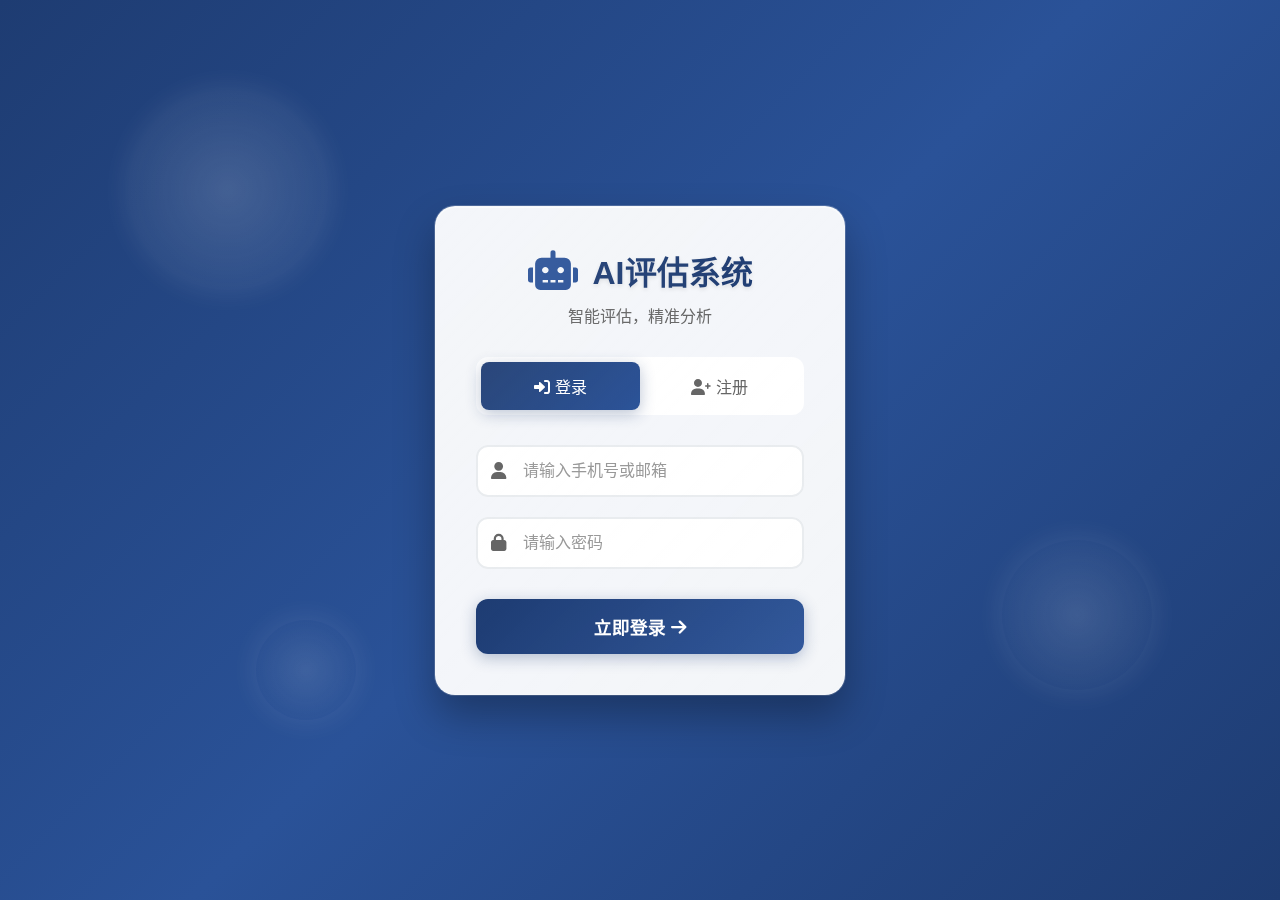
<file: index.html>
<!DOCTYPE html>
<html lang="zh-CN">
<head>
    <meta charset="UTF-8">
    <meta name="viewport" content="width=device-width, initial-scale=1.0">
    <title>AI评估系统 - 用户注册/登录</title>
    <link rel="stylesheet" href="styles.css">
    <link href="https://cdnjs.cloudflare.com/ajax/libs/font-awesome/6.0.0/css/all.min.css" rel="stylesheet">
</head>
<body>
    <div class="container">
        <div class="background-animation">
            <div class="circle circle-1"></div>
            <div class="circle circle-2"></div>
            <div class="circle circle-3"></div>
        </div>
        
        <div class="auth-card">
            <div class="card-header">
                <div class="logo">
                    <i class="fas fa-robot"></i>
                    <h1>AI评估系统</h1>
                </div>
                <p class="subtitle">智能评估，精准分析</p>
            </div>
            
            <!-- 登录/注册切换 -->
            <div class="auth-tabs">
                <button class="auth-tab-btn active" data-tab="login">
                    <i class="fas fa-sign-in-alt"></i>
                    登录
                </button>
                <button class="auth-tab-btn" data-tab="register">
                    <i class="fas fa-user-plus"></i>
                    注册
                </button>
            </div>
            
            <!-- 登录表单 -->
            <form id="loginForm" class="auth-form active">
                <div class="input-group">
                    <div class="input-wrapper">
                        <i class="fas fa-user"></i>
                        <input type="text" id="loginUsername" placeholder="请输入手机号或邮箱" required>
                    </div>
                </div>
                <div class="input-group">
                    <div class="input-wrapper">
                        <i class="fas fa-lock"></i>
                        <input type="password" id="loginPassword" placeholder="请输入密码" required>
                    </div>
                </div>
                <div class="form-footer">
                    <button type="submit" class="auth-btn">
                        <span>立即登录</span>
                        <i class="fas fa-arrow-right"></i>
                    </button>
                </div>
            </form>
            
            <!-- 注册表单 -->
            <form id="registerForm" class="auth-form">
                <div class="register-tabs">
                    <button type="button" class="tab-btn active" data-tab="phone">
                        <i class="fas fa-mobile-alt"></i>
                        手机号注册
                    </button>
                    <button type="button" class="tab-btn" data-tab="wechat">
                        <i class="fab fa-weixin"></i>
                        微信注册
                    </button>
                    <button type="button" class="tab-btn" data-tab="email">
                        <i class="fas fa-envelope"></i>
                        邮箱注册
                    </button>
                </div>
                
                <!-- 手机号注册 -->
                <div class="tab-content active" id="phone-tab">
                    <div class="input-group">
                        <div class="input-wrapper">
                            <i class="fas fa-mobile-alt"></i>
                            <input type="tel" id="phone" placeholder="请输入手机号" required>
                        </div>
                    </div>
                    <div class="input-group">
                        <div class="input-wrapper">
                            <i class="fas fa-shield-alt"></i>
                            <input type="text" id="phone-code" placeholder="请输入验证码" required>
                            <button type="button" class="send-code-btn" id="sendPhoneCode">发送验证码</button>
                        </div>
                    </div>
                    <div class="input-group">
                        <div class="input-wrapper">
                            <i class="fas fa-lock"></i>
                            <input type="password" id="phone-password" placeholder="请设置密码" required>
                        </div>
                    </div>
                </div>
                
                <!-- 微信注册 -->
                <div class="tab-content" id="wechat-tab">
                    <div class="wechat-qr">
                        <div class="qr-code">
                            <i class="fab fa-weixin"></i>
                        </div>
                        <p>请使用微信扫描二维码注册</p>
                        <button type="button" class="wechat-btn">
                            <i class="fab fa-weixin"></i>
                            微信登录
                        </button>
                    </div>
                </div>
                
                <!-- 邮箱注册 -->
                <div class="tab-content" id="email-tab">
                    <div class="input-group">
                        <div class="input-wrapper">
                            <i class="fas fa-envelope"></i>
                            <input type="email" id="email" placeholder="请输入邮箱地址" required>
                        </div>
                    </div>
                    <div class="input-group">
                        <div class="input-wrapper">
                            <i class="fas fa-shield-alt"></i>
                            <input type="text" id="email-code" placeholder="请输入验证码" required>
                            <button type="button" class="send-code-btn" id="sendEmailCode">发送验证码</button>
                        </div>
                    </div>
                    <div class="input-group">
                        <div class="input-wrapper">
                            <i class="fas fa-lock"></i>
                            <input type="password" id="email-password" placeholder="请设置密码" required>
                        </div>
                    </div>
                </div>
                
                <div class="form-footer">
                    <label class="checkbox-wrapper">
                        <input type="checkbox" id="agree" required>
                        <span class="checkmark"></span>
                        我已阅读并同意 <a href="terms.html?from=register" target="_blank">用户协议</a> 和 <a href="privacy.html?from=register" target="_blank">隐私政策</a>
                    </label>
                    
                    <button type="submit" class="auth-btn">
                        <span>立即注册</span>
                        <i class="fas fa-arrow-right"></i>
                    </button>
                </div>
            </form>
        </div>
    </div>
    
    <script src="script.js"></script>
</body>
</html>
</file>
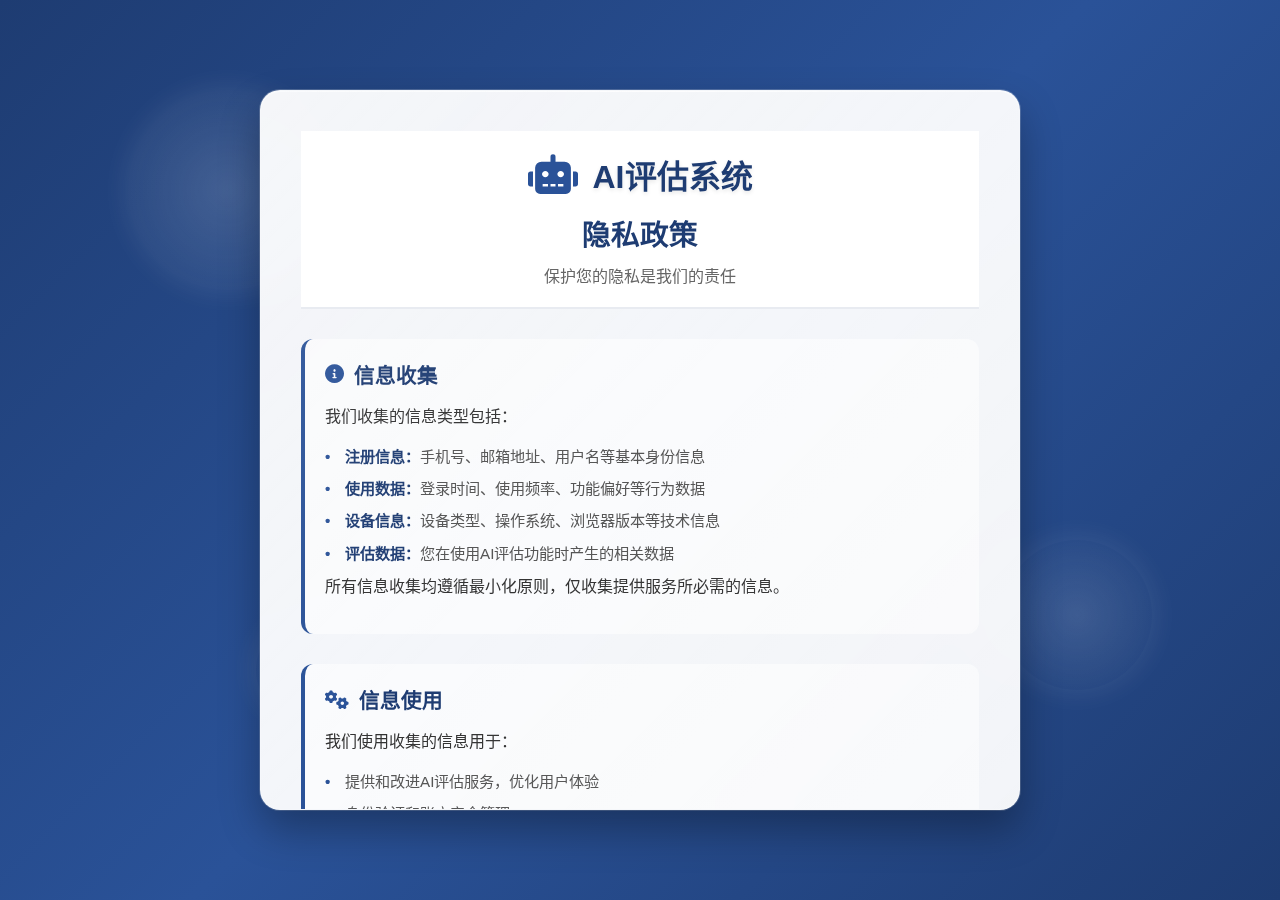
<file: privacy.html>
<!DOCTYPE html>
<html lang="zh-CN">
<head>
    <meta charset="UTF-8">
    <meta name="viewport" content="width=device-width, initial-scale=1.0">
    <title>AI评估系统 - 隐私政策</title>
    <link rel="stylesheet" href="terms-styles.css">
    <link href="https://cdnjs.cloudflare.com/ajax/libs/font-awesome/6.0.0/css/all.min.css" rel="stylesheet">
</head>
<body>
    <div class="container">
        <div class="background-animation">
            <div class="circle circle-1"></div>
            <div class="circle circle-2"></div>
            <div class="circle circle-3"></div>
        </div>
        
        <div class="terms-card">
            <div class="card-header">
                <div class="logo">
                    <i class="fas fa-robot"></i>
                    <h1>AI评估系统</h1>
                </div>
                <h2>隐私政策</h2>
                <p class="subtitle">保护您的隐私是我们的责任</p>
            </div>
            
            <div class="terms-content">
                <div class="section">
                    <h3><i class="fas fa-info-circle"></i> 信息收集</h3>
                    <p>我们收集的信息类型包括：</p>
                    <ul>
                        <li><strong>注册信息：</strong>手机号、邮箱地址、用户名等基本身份信息</li>
                        <li><strong>使用数据：</strong>登录时间、使用频率、功能偏好等行为数据</li>
                        <li><strong>设备信息：</strong>设备类型、操作系统、浏览器版本等技术信息</li>
                        <li><strong>评估数据：</strong>您在使用AI评估功能时产生的相关数据</li>
                    </ul>
                    <p>所有信息收集均遵循最小化原则，仅收集提供服务所必需的信息。</p>
                </div>

                <div class="section">
                    <h3><i class="fas fa-cogs"></i> 信息使用</h3>
                    <p>我们使用收集的信息用于：</p>
                    <ul>
                        <li>提供和改进AI评估服务，优化用户体验</li>
                        <li>身份验证和账户安全管理</li>
                        <li>个性化推荐和智能分析</li>
                        <li>系统维护和技术支持</li>
                        <li>法律合规和安全防护</li>
                    </ul>
                    <p>我们承诺不会将您的个人信息用于其他商业用途。</p>
                </div>

                <div class="section">
                    <h3><i class="fas fa-shield-alt"></i> 信息保护</h3>
                    <p>我们采用多重安全措施保护您的信息：</p>
                    <ul>
                        <li><strong>加密存储：</strong>所有敏感数据均采用AES-256加密存储</li>
                        <li><strong>传输安全：</strong>使用HTTPS协议确保数据传输安全</li>
                        <li><strong>访问控制：</strong>严格的权限管理和身份验证机制</li>
                        <li><strong>安全审计：</strong>定期进行安全评估和漏洞扫描</li>
                        <li><strong>数据备份：</strong>多重备份确保数据完整性和可用性</li>
                    </ul>
                </div>

                <div class="section">
                    <h3><i class="fas fa-share-alt"></i> 信息共享</h3>
                    <p>我们不会出售、出租或交易您的个人信息。仅在以下情况下可能共享信息：</p>
                    <ul>
                        <li>获得您的明确同意</li>
                        <li>法律法规要求或政府部门要求</li>
                        <li>保护用户权益、系统安全或公共安全</li>
                        <li>与可信赖的服务提供商合作（如云存储、支付处理等）</li>
                    </ul>
                </div>

                <div class="section">
                    <h3><i class="fas fa-user-edit"></i> 用户权益</h3>
                    <p>您对个人信息享有以下权利：</p>
                    <ul>
                        <li><strong>查询权：</strong>了解我们收集和使用您个人信息的情况</li>
                        <li><strong>更正权：</strong>要求更正不准确或不完整的个人信息</li>
                        <li><strong>删除权：</strong>在特定条件下要求删除个人信息</li>
                        <li><strong>撤回权：</strong>撤回之前给予的同意</li>
                        <li><strong>投诉权：</strong>向相关监管部门投诉</li>
                    </ul>
                </div>

                <div class="section">
                    <h3><i class="fas fa-cookie-bite"></i> Cookie使用</h3>
                    <p>我们使用Cookie和类似技术来：</p>
                    <ul>
                        <li>记住您的登录状态和偏好设置</li>
                        <li>分析网站使用情况，优化用户体验</li>
                        <li>提供个性化内容和推荐</li>
                        <li>确保系统安全和防止欺诈</li>
                    </ul>
                    <p>您可以通过浏览器设置管理Cookie偏好。</p>
                </div>

                <div class="section">
                    <h3><i class="fas fa-globe"></i> 跨境传输</h3>
                    <p>如果您的信息需要跨境传输，我们将：</p>
                    <ul>
                        <li>确保传输符合相关法律法规要求</li>
                        <li>采用适当的安全措施保护信息</li>
                        <li>与接收方签订数据处理协议</li>
                        <li>定期评估传输风险和安全措施</li>
                    </ul>
                </div>

                <div class="section">
                    <h3><i class="fas fa-calendar-alt"></i> 政策更新</h3>
                    <p>我们可能会不时更新本隐私政策。更新时我们将：</p>
                    <ul>
                        <li>在网站显著位置发布更新通知</li>
                        <li>通过邮件或短信通知重要变更</li>
                        <li>在用户登录时提示查看新政策</li>
                        <li>保留历史版本供用户查阅</li>
                    </ul>
                </div>

                <div class="footer-note">
                    <p><i class="fas fa-heart"></i> AI评估系统致力于为您提供安全、可靠的智能服务体验！如有疑问，请联系我们。</p>
                </div>
            </div>

            <div class="card-footer">
                <button class="back-btn" onclick="goBack()">
                    <i class="fas fa-arrow-left"></i>
                    返回注册页面
                </button>
            </div>
        </div>
    </div>

    <script>
        function goBack() {
            // 检查是否来自注册页面
            const urlParams = new URLSearchParams(window.location.search);
            const fromRegister = urlParams.get('from') === 'register';
            
            if (fromRegister || (document.referrer && document.referrer.includes('index.html'))) {
                // 跳转到注册页面并激活注册标签页
                window.location.href = 'index.html?tab=register';
            } else {
                // 直接访问的，跳转到注册页面
                window.location.href = 'index.html?tab=register';
            }
        }
    </script>
</body>
</html>
</file>
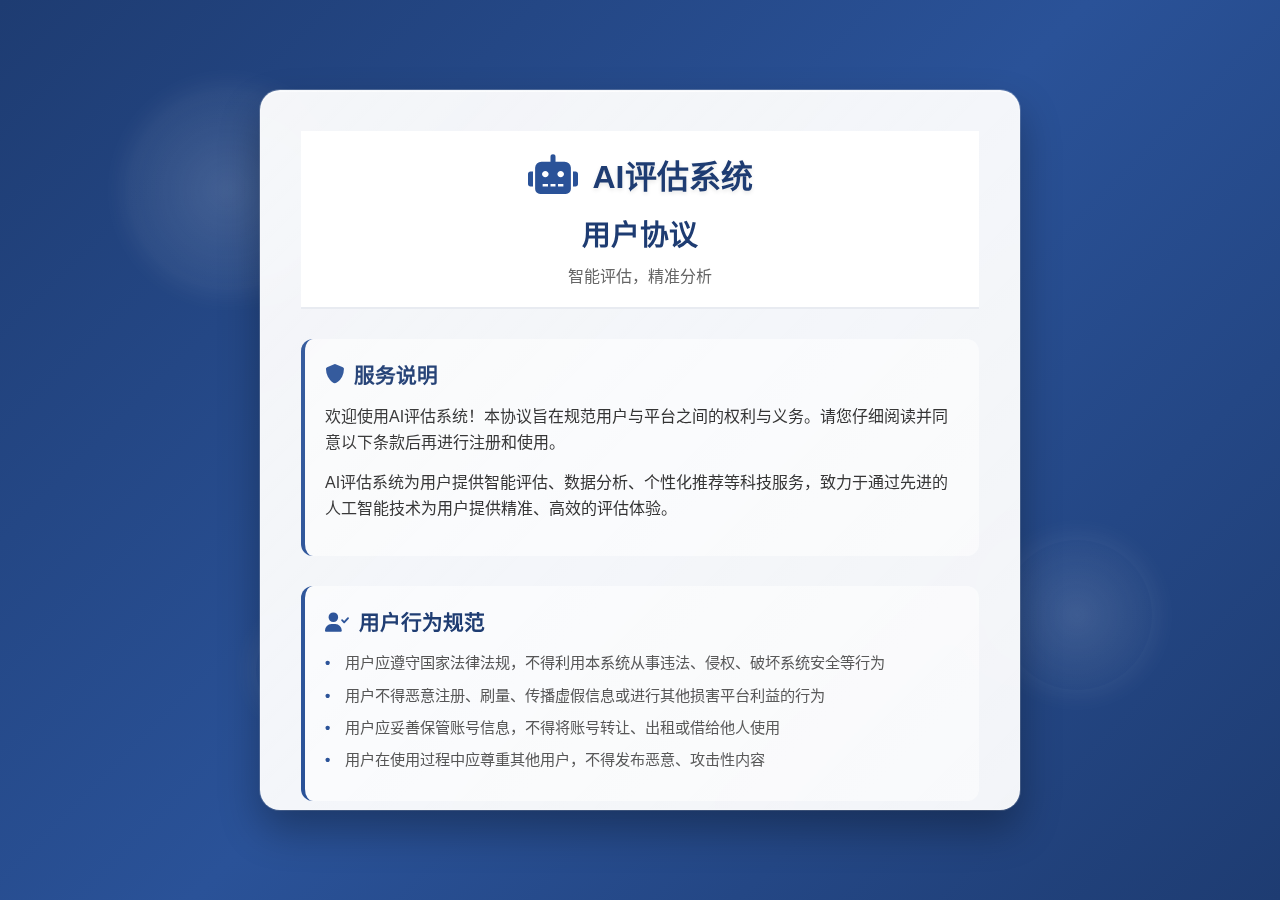
<file: terms.html>
<!DOCTYPE html>
<html lang="zh-CN">
<head>
    <meta charset="UTF-8">
    <meta name="viewport" content="width=device-width, initial-scale=1.0">
    <title>AI评估系统 - 用户协议</title>
    <link rel="stylesheet" href="terms-styles.css">
    <link href="https://cdnjs.cloudflare.com/ajax/libs/font-awesome/6.0.0/css/all.min.css" rel="stylesheet">
</head>
<body>
    <div class="container">
        <div class="background-animation">
            <div class="circle circle-1"></div>
            <div class="circle circle-2"></div>
            <div class="circle circle-3"></div>
        </div>
        
        <div class="terms-card">
            <div class="card-header">
                <div class="logo">
                    <i class="fas fa-robot"></i>
                    <h1>AI评估系统</h1>
                </div>
                <h2>用户协议</h2>
                <p class="subtitle">智能评估，精准分析</p>
            </div>
            
            <div class="terms-content">
                <div class="section">
                    <h3><i class="fas fa-shield-alt"></i> 服务说明</h3>
                    <p>欢迎使用AI评估系统！本协议旨在规范用户与平台之间的权利与义务。请您仔细阅读并同意以下条款后再进行注册和使用。</p>
                    <p>AI评估系统为用户提供智能评估、数据分析、个性化推荐等科技服务，致力于通过先进的人工智能技术为用户提供精准、高效的评估体验。</p>
                </div>

                <div class="section">
                    <h3><i class="fas fa-user-check"></i> 用户行为规范</h3>
                    <ul>
                        <li>用户应遵守国家法律法规，不得利用本系统从事违法、侵权、破坏系统安全等行为</li>
                        <li>用户不得恶意注册、刷量、传播虚假信息或进行其他损害平台利益的行为</li>
                        <li>用户应妥善保管账号信息，不得将账号转让、出租或借给他人使用</li>
                        <li>用户在使用过程中应尊重其他用户，不得发布恶意、攻击性内容</li>
                    </ul>
                </div>

                <div class="section">
                    <h3><i class="fas fa-lock"></i> 数据与隐私保护</h3>
                    <p>我们高度重视用户隐私保护，承诺：</p>
                    <ul>
                        <li>用户数据将采用多重加密技术存储，确保数据安全</li>
                        <li>平台承诺不泄露用户隐私，不向第三方出售用户信息</li>
                        <li>用户有权随时查询、更正或删除自己的个人信息</li>
                        <li>我们采用行业领先的安全措施，定期进行安全审计</li>
                    </ul>
                </div>

                <div class="section">
                    <h3><i class="fas fa-exclamation-triangle"></i> 免责声明</h3>
                    <p>平台对因以下原因造成的损失不承担责任：</p>
                    <ul>
                        <li>不可抗力因素导致的系统故障或数据丢失</li>
                        <li>用户自身操作不当或设备问题</li>
                        <li>第三方服务提供商的技术问题</li>
                        <li>网络环境异常或安全攻击</li>
                    </ul>
                </div>

                <div class="section">
                    <h3><i class="fas fa-edit"></i> 协议变更</h3>
                    <p>平台有权根据业务发展需要随时调整本协议内容。协议变更时，我们将通过以下方式通知用户：</p>
                    <ul>
                        <li>在平台显著位置发布公告</li>
                        <li>通过用户注册的邮箱或手机号发送通知</li>
                        <li>在用户登录时弹出提示</li>
                    </ul>
                    <p>用户继续使用服务即表示同意接受修改后的协议条款。</p>
                </div>

                <div class="footer-note">
                    <p><i class="fas fa-info-circle"></i> 感谢您的信任与支持！AI评估系统致力于为您提供安全、可靠的智能服务体验。</p>
                </div>
            </div>

            <div class="card-footer">
                <button class="back-btn" onclick="goBack()">
                    <i class="fas fa-arrow-left"></i>
                    返回注册页面
                </button>
            </div>
        </div>
    </div>

    <script>
        function goBack() {
            // 检查是否来自注册页面
            const urlParams = new URLSearchParams(window.location.search);
            const fromRegister = urlParams.get('from') === 'register';
            
            if (fromRegister || (document.referrer && document.referrer.includes('index.html'))) {
                // 跳转到注册页面并激活注册标签页
                window.location.href = 'index.html?tab=register';
            } else {
                // 直接访问的，跳转到注册页面
                window.location.href = 'index.html?tab=register';
            }
        }
    </script>
</body>
</html>
</file>
<file: styles.css>
* {
    margin: 0;
    padding: 0;
    box-sizing: border-box;
}

body {
    font-family: 'Segoe UI', Tahoma, Geneva, Verdana, sans-serif;
    background: linear-gradient(135deg, #1e3c72 0%, #2a5298 50%, #1e3c72 100%);
    min-height: 100vh;
    display: flex;
    align-items: center;
    justify-content: center;
    position: relative;
    overflow: hidden;
}

.container {
    width: 100%;
    max-width: 450px;
    padding: 20px;
    position: relative;
    z-index: 10;
}

/* 背景动画 */
.background-animation {
    position: fixed;
    top: 0;
    left: 0;
    width: 100%;
    height: 100%;
    z-index: 1;
}

.circle {
    position: absolute;
    border-radius: 50%;
    background: rgba(255, 255, 255, 0.08);
    animation: float 6s ease-in-out infinite;
    z-index: 1;
    box-shadow: 0 0 30px rgba(255, 255, 255, 0.1);
}

.circle-1 {
    width: 200px;
    height: 200px;
    top: 10%;
    left: 10%;
    animation-delay: 0s;
    background: radial-gradient(circle, rgba(255, 255, 255, 0.15) 0%, rgba(255, 255, 255, 0.05) 70%);
}

.circle-2 {
    width: 150px;
    height: 150px;
    top: 60%;
    right: 10%;
    animation-delay: 2s;
    background: radial-gradient(circle, rgba(255, 255, 255, 0.12) 0%, rgba(255, 255, 255, 0.03) 70%);
}

.circle-3 {
    width: 100px;
    height: 100px;
    bottom: 20%;
    left: 20%;
    animation-delay: 4s;
    background: radial-gradient(circle, rgba(255, 255, 255, 0.1) 0%, rgba(255, 255, 255, 0.02) 70%);
}

@keyframes float {
    0%, 100% {
        transform: translateY(0px) rotate(0deg) scale(1);
        opacity: 0.8;
    }
    50% {
        transform: translateY(-20px) rotate(180deg) scale(1.1);
        opacity: 1;
    }
}

/* 认证卡片 */
.auth-card {
    background: rgba(255, 255, 255, 0.95);
    backdrop-filter: blur(20px);
    border-radius: 20px;
    padding: 40px;
    box-shadow: 
        0 20px 40px rgba(0, 0, 0, 0.3),
        0 0 0 1px rgba(255, 255, 255, 0.2),
        inset 0 1px 0 rgba(255, 255, 255, 0.6);
    border: 1px solid rgba(255, 255, 255, 0.2);
    position: relative;
    overflow: hidden;
    z-index: 10;
    transform: translateZ(0);
}

.auth-card::before {
    content: '';
    position: absolute;
    top: 0;
    left: 0;
    right: 0;
    height: 1px;
    background: linear-gradient(90deg, transparent, rgba(255, 255, 255, 0.6), transparent);
}

.auth-card::after {
    content: '';
    position: absolute;
    top: 0;
    left: 0;
    right: 0;
    bottom: 0;
    background: linear-gradient(135deg, rgba(255, 255, 255, 0.1) 0%, transparent 50%, rgba(255, 255, 255, 0.05) 100%);
    pointer-events: none;
}

.card-header {
    text-align: center;
    margin-bottom: 30px;
}

.logo {
    display: flex;
    align-items: center;
    justify-content: center;
    margin-bottom: 10px;
}

.logo i {
    font-size: 2.5rem;
    color: #2a5298;
    margin-right: 15px;
    animation: pulse 2s ease-in-out infinite;
}

@keyframes pulse {
    0%, 100% {
        transform: scale(1);
    }
    50% {
        transform: scale(1.1);
    }
}

.logo h1 {
    font-size: 2rem;
    font-weight: 700;
    color: #1e3c72;
    text-shadow: 0 2px 4px rgba(0, 0, 0, 0.1);
}

.subtitle {
    color: #666;
    font-size: 1rem;
    font-weight: 300;
}

/* 登录/注册切换 */
.auth-tabs {
    display: flex;
    background: rgba(255, 255, 255, 0.1);
    border-radius: 12px;
    padding: 4px;
    margin-bottom: 30px;
    backdrop-filter: blur(10px);
    border: 1px solid rgba(255, 255, 255, 0.2);
}

.auth-tab-btn {
    flex: 1;
    padding: 12px 20px;
    border: none;
    background: transparent;
    color: #666;
    font-size: 1rem;
    font-weight: 500;
    border-radius: 8px;
    cursor: pointer;
    transition: all 0.3s ease;
    position: relative;
    overflow: hidden;
}

.auth-tab-btn::before {
    content: '';
    position: absolute;
    top: 0;
    left: 0;
    right: 0;
    bottom: 0;
    background: linear-gradient(135deg, #1e3c72 0%, #2a5298 100%);
    opacity: 0;
    transition: opacity 0.3s ease;
    border-radius: 8px;
}

.auth-tab-btn:hover::before {
    opacity: 0.1;
}

.auth-tab-btn.active {
    background: linear-gradient(135deg, #1e3c72 0%, #2a5298 100%);
    color: white;
    box-shadow: 0 4px 15px rgba(30, 60, 114, 0.3);
}

.auth-tab-btn:hover:not(.active) {
    color: #1e3c72;
}

/* 表单样式 */
.auth-form {
    display: none;
}

.auth-form.active {
    display: block;
}

/* 注册标签页 */
.register-tabs {
    display: flex;
    background: rgba(255, 255, 255, 0.1);
    border-radius: 12px;
    padding: 4px;
    margin-bottom: 25px;
    backdrop-filter: blur(10px);
    border: 1px solid rgba(255, 255, 255, 0.2);
}

.tab-btn {
    flex: 1;
    padding: 10px 15px;
    border: none;
    background: transparent;
    color: #666;
    font-size: 0.9rem;
    font-weight: 500;
    border-radius: 8px;
    cursor: pointer;
    transition: all 0.3s ease;
    position: relative;
    overflow: hidden;
}

.tab-btn::before {
    content: '';
    position: absolute;
    top: 0;
    left: 0;
    right: 0;
    bottom: 0;
    background: linear-gradient(135deg, #1e3c72 0%, #2a5298 100%);
    opacity: 0;
    transition: opacity 0.3s ease;
    border-radius: 8px;
}

.tab-btn:hover::before {
    opacity: 0.1;
}

.tab-btn.active {
    background: linear-gradient(135deg, #1e3c72 0%, #2a5298 100%);
    color: white;
    box-shadow: 0 4px 15px rgba(30, 60, 114, 0.3);
}

.tab-btn:hover:not(.active) {
    color: #1e3c72;
}

.tab-content {
    display: none;
}

.tab-content.active {
    display: block;
}

/* 输入框组 */
.input-group {
    margin-bottom: 20px;
}

.input-wrapper {
    position: relative;
    display: flex;
    align-items: center;
}

.input-wrapper i {
    position: absolute;
    left: 15px;
    color: #666;
    font-size: 1.1rem;
    z-index: 2;
}

.input-wrapper input {
    width: 100%;
    padding: 15px 15px 15px 45px;
    border: 2px solid #e9ecef;
    border-radius: 12px;
    font-size: 1rem;
    background: rgba(255, 255, 255, 0.9);
    transition: all 0.3s ease;
    backdrop-filter: blur(10px);
}

.input-wrapper input:focus {
    outline: none;
    border-color: #2a5298;
    box-shadow: 0 0 0 3px rgba(42, 82, 152, 0.1);
    background: rgba(255, 255, 255, 1);
}

.input-wrapper input::placeholder {
    color: #999;
}

/* 发送验证码按钮 */
.send-code-btn {
    position: absolute;
    right: 5px;
    top: 50%;
    transform: translateY(-50%);
    padding: 8px 15px;
    background: linear-gradient(135deg, #1e3c72 0%, #2a5298 100%);
    color: white;
    border: none;
    border-radius: 8px;
    font-size: 0.85rem;
    cursor: pointer;
    transition: all 0.3s ease;
}

.send-code-btn:hover {
    transform: translateY(-50%) scale(1.05);
    box-shadow: 0 4px 15px rgba(30, 60, 114, 0.3);
}

.send-code-btn:disabled {
    background: #ccc;
    cursor: not-allowed;
    transform: translateY(-50%) scale(1);
    box-shadow: none;
}

/* 微信注册 */
.wechat-qr {
    text-align: center;
    padding: 30px 20px;
}

.qr-code {
    width: 120px;
    height: 120px;
    margin: 0 auto 20px;
    background: linear-gradient(135deg, #1e3c72 0%, #2a5298 100%);
    border-radius: 15px;
    display: flex;
    align-items: center;
    justify-content: center;
    box-shadow: 0 8px 25px rgba(30, 60, 114, 0.3);
}

.qr-code i {
    font-size: 3rem;
    color: white;
}

.wechat-qr p {
    color: #666;
    margin-bottom: 20px;
}

.wechat-btn {
    padding: 12px 30px;
    background: linear-gradient(135deg, #1e3c72 0%, #2a5298 100%);
    color: white;
    border: none;
    border-radius: 12px;
    font-size: 1rem;
    cursor: pointer;
    transition: all 0.3s ease;
    box-shadow: 0 4px 15px rgba(30, 60, 114, 0.3);
}

.wechat-btn:hover {
    transform: translateY(-2px);
    box-shadow: 0 8px 25px rgba(30, 60, 114, 0.4);
}

/* 表单底部 */
.form-footer {
    margin-top: 30px;
}

.checkbox-wrapper {
    display: flex;
    align-items: center;
    margin-bottom: 20px;
    cursor: pointer;
    font-size: 0.9rem;
    color: #666;
}

.checkbox-wrapper input[type="checkbox"] {
    display: none;
}

.checkmark {
    width: 20px;
    height: 20px;
    border: 2px solid #e9ecef;
    border-radius: 4px;
    margin-right: 10px;
    position: relative;
    transition: all 0.3s ease;
}

.checkbox-wrapper input[type="checkbox"]:checked + .checkmark {
    background: linear-gradient(135deg, #1e3c72 0%, #2a5298 100%);
    border-color: #2a5298;
}

.checkbox-wrapper input[type="checkbox"]:checked + .checkmark::after {
    content: '✓';
    position: absolute;
    top: 50%;
    left: 50%;
    transform: translate(-50%, -50%);
    color: white;
    font-size: 0.8rem;
    font-weight: bold;
}

/* 协议链接样式 */
.checkbox-wrapper a {
    color: #2a5298;
    text-decoration: none;
    font-weight: 500;
    transition: all 0.3s ease;
    position: relative;
}

.checkbox-wrapper a::after {
    content: '';
    position: absolute;
    bottom: -2px;
    left: 0;
    width: 0;
    height: 2px;
    background: linear-gradient(135deg, #1e3c72 0%, #2a5298 100%);
    transition: width 0.3s ease;
}

.checkbox-wrapper a:hover {
    color: #1e3c72;
}

.checkbox-wrapper a:hover::after {
    width: 100%;
}

.checkbox-wrapper a:active {
    transform: scale(0.98);
}

/* 提交按钮 */
.auth-btn {
    width: 100%;
    padding: 15px;
    background: linear-gradient(135deg, #1e3c72 0%, #2a5298 100%);
    color: white;
    border: none;
    border-radius: 12px;
    font-size: 1.1rem;
    font-weight: 600;
    cursor: pointer;
    transition: all 0.3s ease;
    position: relative;
    overflow: hidden;
    box-shadow: 0 4px 15px rgba(30, 60, 114, 0.3);
}

.auth-btn::before {
    content: '';
    position: absolute;
    top: 0;
    left: -100%;
    width: 100%;
    height: 100%;
    background: linear-gradient(90deg, transparent, rgba(255, 255, 255, 0.2), transparent);
    transition: left 0.5s ease;
}

.auth-btn:hover::before {
    left: 100%;
}

.auth-btn:hover {
    transform: translateY(-2px);
    box-shadow: 0 8px 25px rgba(30, 60, 114, 0.4);
}

.auth-btn:active {
    transform: translateY(0);
}

/* 加载状态 */
.loading {
    pointer-events: none;
}

.loading::after {
    content: '';
    position: absolute;
    top: 50%;
    left: 50%;
    width: 20px;
    height: 20px;
    margin: -10px 0 0 -10px;
    border: 2px solid transparent;
    border-top: 2px solid white;
    border-radius: 50%;
    animation: spin 1s linear infinite;
}

@keyframes spin {
    0% { transform: rotate(0deg); }
    100% { transform: rotate(360deg); }
}

/* 消息提示 */
.success-message {
    background: linear-gradient(135deg, #28a745 0%, #20c997 100%);
    color: white;
    padding: 12px 20px;
    border-radius: 8px;
    margin-bottom: 20px;
    text-align: center;
    box-shadow: 0 4px 15px rgba(40, 167, 69, 0.3);
    display: none;
}

.error-message {
    background: linear-gradient(135deg, #dc3545 0%, #e74c3c 100%);
    color: white;
    padding: 12px 20px;
    border-radius: 8px;
    margin-bottom: 20px;
    text-align: center;
    box-shadow: 0 4px 15px rgba(220, 53, 69, 0.3);
    display: none;
}

/* 响应式设计 */
@media (max-width: 480px) {
    .container {
        padding: 10px;
    }
    
    .auth-card {
        padding: 30px 20px;
    }
    
    .auth-tabs,
    .register-tabs {
        flex-direction: column;
        gap: 5px;
    }
    
    .auth-tab-btn,
    .tab-btn {
        padding: 10px;
    }
    
    .logo h1 {
        font-size: 1.5rem;
    }
    
    .logo i {
        font-size: 2rem;
    }
}
</file>
<file: terms-styles.css>
* {
    margin: 0;
    padding: 0;
    box-sizing: border-box;
}

body {
    font-family: 'Segoe UI', Tahoma, Geneva, Verdana, sans-serif;
    background: linear-gradient(135deg, #1e3c72 0%, #2a5298 50%, #1e3c72 100%);
    min-height: 100vh;
    display: flex;
    align-items: center;
    justify-content: center;
    position: relative;
    overflow-x: hidden;
    padding: 20px 0;
}

.container {
    width: 100%;
    max-width: 800px;
    padding: 20px;
    position: relative;
    z-index: 10;
}

/* 背景动画 */
.background-animation {
    position: fixed;
    top: 0;
    left: 0;
    width: 100%;
    height: 100%;
    z-index: 1;
}

.circle {
    position: absolute;
    border-radius: 50%;
    background: rgba(255, 255, 255, 0.08);
    animation: float 6s ease-in-out infinite;
    z-index: 1;
    box-shadow: 0 0 30px rgba(255, 255, 255, 0.1);
}

.circle-1 {
    width: 200px;
    height: 200px;
    top: 10%;
    left: 10%;
    animation-delay: 0s;
    background: radial-gradient(circle, rgba(255, 255, 255, 0.15) 0%, rgba(255, 255, 255, 0.05) 70%);
}

.circle-2 {
    width: 150px;
    height: 150px;
    top: 60%;
    right: 10%;
    animation-delay: 2s;
    background: radial-gradient(circle, rgba(255, 255, 255, 0.12) 0%, rgba(255, 255, 255, 0.03) 70%);
}

.circle-3 {
    width: 100px;
    height: 100px;
    bottom: 20%;
    left: 20%;
    animation-delay: 4s;
    background: radial-gradient(circle, rgba(255, 255, 255, 0.1) 0%, rgba(255, 255, 255, 0.02) 70%);
}

@keyframes float {
    0%, 100% {
        transform: translateY(0px) rotate(0deg) scale(1);
        opacity: 0.8;
    }
    50% {
        transform: translateY(-20px) rotate(180deg) scale(1.1);
        opacity: 1;
    }
}

/* 协议卡片 */
.terms-card {
    background: rgba(255, 255, 255, 0.95);
    backdrop-filter: blur(20px);
    border-radius: 20px;
    padding: 40px;
    box-shadow: 
        0 20px 40px rgba(0, 0, 0, 0.3),
        0 0 0 1px rgba(255, 255, 255, 0.2),
        inset 0 1px 0 rgba(255, 255, 255, 0.6);
    border: 1px solid rgba(255, 255, 255, 0.2);
    position: relative;
    overflow: hidden;
    z-index: 10;
    transform: translateZ(0);
    max-height: 80vh;
    overflow-y: auto;
}

.terms-card::before {
    content: '';
    position: absolute;
    top: 0;
    left: 0;
    right: 0;
    height: 1px;
    background: linear-gradient(90deg, transparent, rgba(255, 255, 255, 0.6), transparent);
}

.terms-card::after {
    content: '';
    position: absolute;
    top: 0;
    left: 0;
    right: 0;
    bottom: 0;
    background: linear-gradient(135deg, rgba(255, 255, 255, 0.1) 0%, transparent 50%, rgba(255, 255, 255, 0.05) 100%);
    pointer-events: none;
}

.card-header {
    text-align: center;
    margin-bottom: 30px;
    position: sticky;
    top: 0;
    background: rgba(255, 255, 255, 0.95);
    padding: 20px 0;
    z-index: 2;
    border-bottom: 2px solid rgba(30, 60, 114, 0.1);
}

.logo {
    display: flex;
    align-items: center;
    justify-content: center;
    margin-bottom: 15px;
}

.logo i {
    font-size: 2.5rem;
    color: #2a5298;
    margin-right: 15px;
    animation: pulse 2s ease-in-out infinite;
}

@keyframes pulse {
    0%, 100% {
        transform: scale(1);
    }
    50% {
        transform: scale(1.1);
    }
}

.logo h1 {
    font-size: 2rem;
    font-weight: 700;
    color: #1e3c72;
    text-shadow: 0 2px 4px rgba(0, 0, 0, 0.1);
}

.card-header h2 {
    font-size: 1.8rem;
    font-weight: 600;
    color: #1e3c72;
    margin-bottom: 10px;
}

.subtitle {
    color: #666;
    font-size: 1rem;
    font-weight: 300;
}

/* 内容区域 */
.terms-content {
    margin-bottom: 30px;
}

.section {
    margin-bottom: 30px;
    padding: 20px;
    background: rgba(255, 255, 255, 0.5);
    border-radius: 12px;
    border-left: 4px solid #2a5298;
    transition: all 0.3s ease;
}

.section:hover {
    background: rgba(255, 255, 255, 0.8);
    transform: translateX(5px);
    box-shadow: 0 4px 15px rgba(30, 60, 114, 0.1);
}

.section h3 {
    color: #1e3c72;
    font-size: 1.3rem;
    font-weight: 600;
    margin-bottom: 15px;
    display: flex;
    align-items: center;
    gap: 10px;
}

.section h3 i {
    color: #2a5298;
    font-size: 1.2rem;
}

.section p {
    color: #333;
    line-height: 1.6;
    margin-bottom: 15px;
    font-size: 1rem;
}

.section ul {
    list-style: none;
    padding-left: 0;
}

.section li {
    color: #555;
    line-height: 1.6;
    margin-bottom: 8px;
    padding-left: 20px;
    position: relative;
    font-size: 0.95rem;
}

.section li::before {
    content: '•';
    color: #2a5298;
    font-weight: bold;
    position: absolute;
    left: 0;
}

.section li strong {
    color: #1e3c72;
    font-weight: 600;
}

.footer-note {
    background: linear-gradient(135deg, rgba(30, 60, 114, 0.1) 0%, rgba(42, 82, 152, 0.1) 100%);
    padding: 20px;
    border-radius: 12px;
    text-align: center;
    border: 1px solid rgba(42, 82, 152, 0.2);
}

.footer-note p {
    color: #1e3c72;
    font-weight: 500;
    margin: 0;
    display: flex;
    align-items: center;
    justify-content: center;
    gap: 10px;
}

.footer-note i {
    color: #2a5298;
}

/* 底部按钮 */
.card-footer {
    text-align: center;
    padding-top: 20px;
    border-top: 1px solid rgba(30, 60, 114, 0.1);
}

.back-btn {
    padding: 12px 30px;
    background: linear-gradient(135deg, #1e3c72 0%, #2a5298 100%);
    color: white;
    border: none;
    border-radius: 12px;
    font-size: 1rem;
    font-weight: 600;
    cursor: pointer;
    transition: all 0.3s ease;
    position: relative;
    overflow: hidden;
    box-shadow: 0 4px 15px rgba(30, 60, 114, 0.3);
    display: inline-flex;
    align-items: center;
    gap: 10px;
}

.back-btn::before {
    content: '';
    position: absolute;
    top: 0;
    left: -100%;
    width: 100%;
    height: 100%;
    background: linear-gradient(90deg, transparent, rgba(255, 255, 255, 0.2), transparent);
    transition: left 0.5s ease;
}

.back-btn:hover::before {
    left: 100%;
}

.back-btn:hover {
    transform: translateY(-2px);
    box-shadow: 0 8px 25px rgba(30, 60, 114, 0.4);
}

.back-btn:active {
    transform: translateY(0);
}

/* 滚动条样式 */
.terms-card::-webkit-scrollbar {
    width: 8px;
}

.terms-card::-webkit-scrollbar-track {
    background: rgba(255, 255, 255, 0.1);
    border-radius: 4px;
}

.terms-card::-webkit-scrollbar-thumb {
    background: linear-gradient(135deg, #1e3c72 0%, #2a5298 100%);
    border-radius: 4px;
}

.terms-card::-webkit-scrollbar-thumb:hover {
    background: linear-gradient(135deg, #2a5298 0%, #1e3c72 100%);
}

/* 响应式设计 */
@media (max-width: 768px) {
    .container {
        padding: 10px;
    }
    
    .terms-card {
        padding: 30px 20px;
        max-height: 85vh;
    }
    
    .card-header h2 {
        font-size: 1.5rem;
    }
    
    .logo h1 {
        font-size: 1.5rem;
    }
    
    .logo i {
        font-size: 2rem;
    }
    
    .section {
        padding: 15px;
        margin-bottom: 20px;
    }
    
    .section h3 {
        font-size: 1.1rem;
    }
    
    .section p,
    .section li {
        font-size: 0.9rem;
    }
}

@media (max-width: 480px) {
    .terms-card {
        padding: 20px 15px;
    }
    
    .card-header {
        padding: 15px 0;
    }
    
    .section {
        padding: 12px;
    }
    
    .back-btn {
        padding: 10px 25px;
        font-size: 0.9rem;
    }
}
</file>
